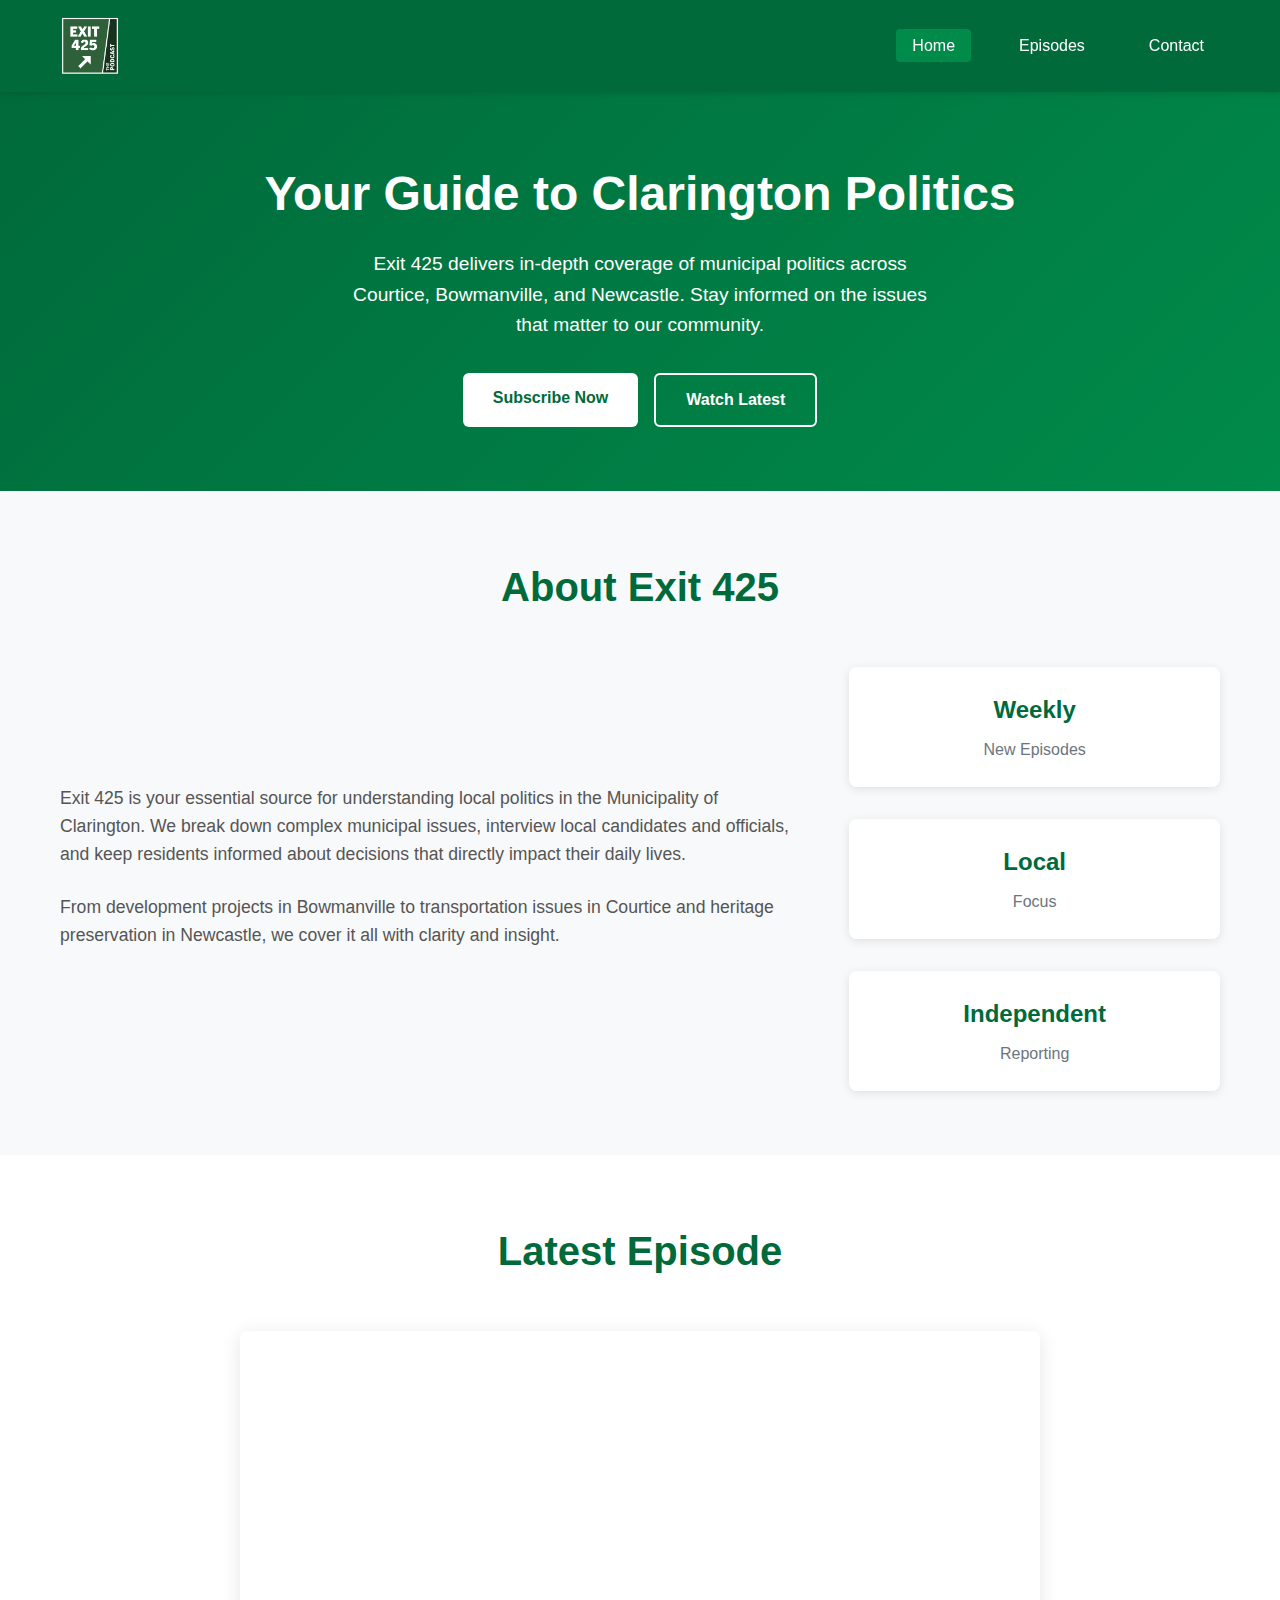
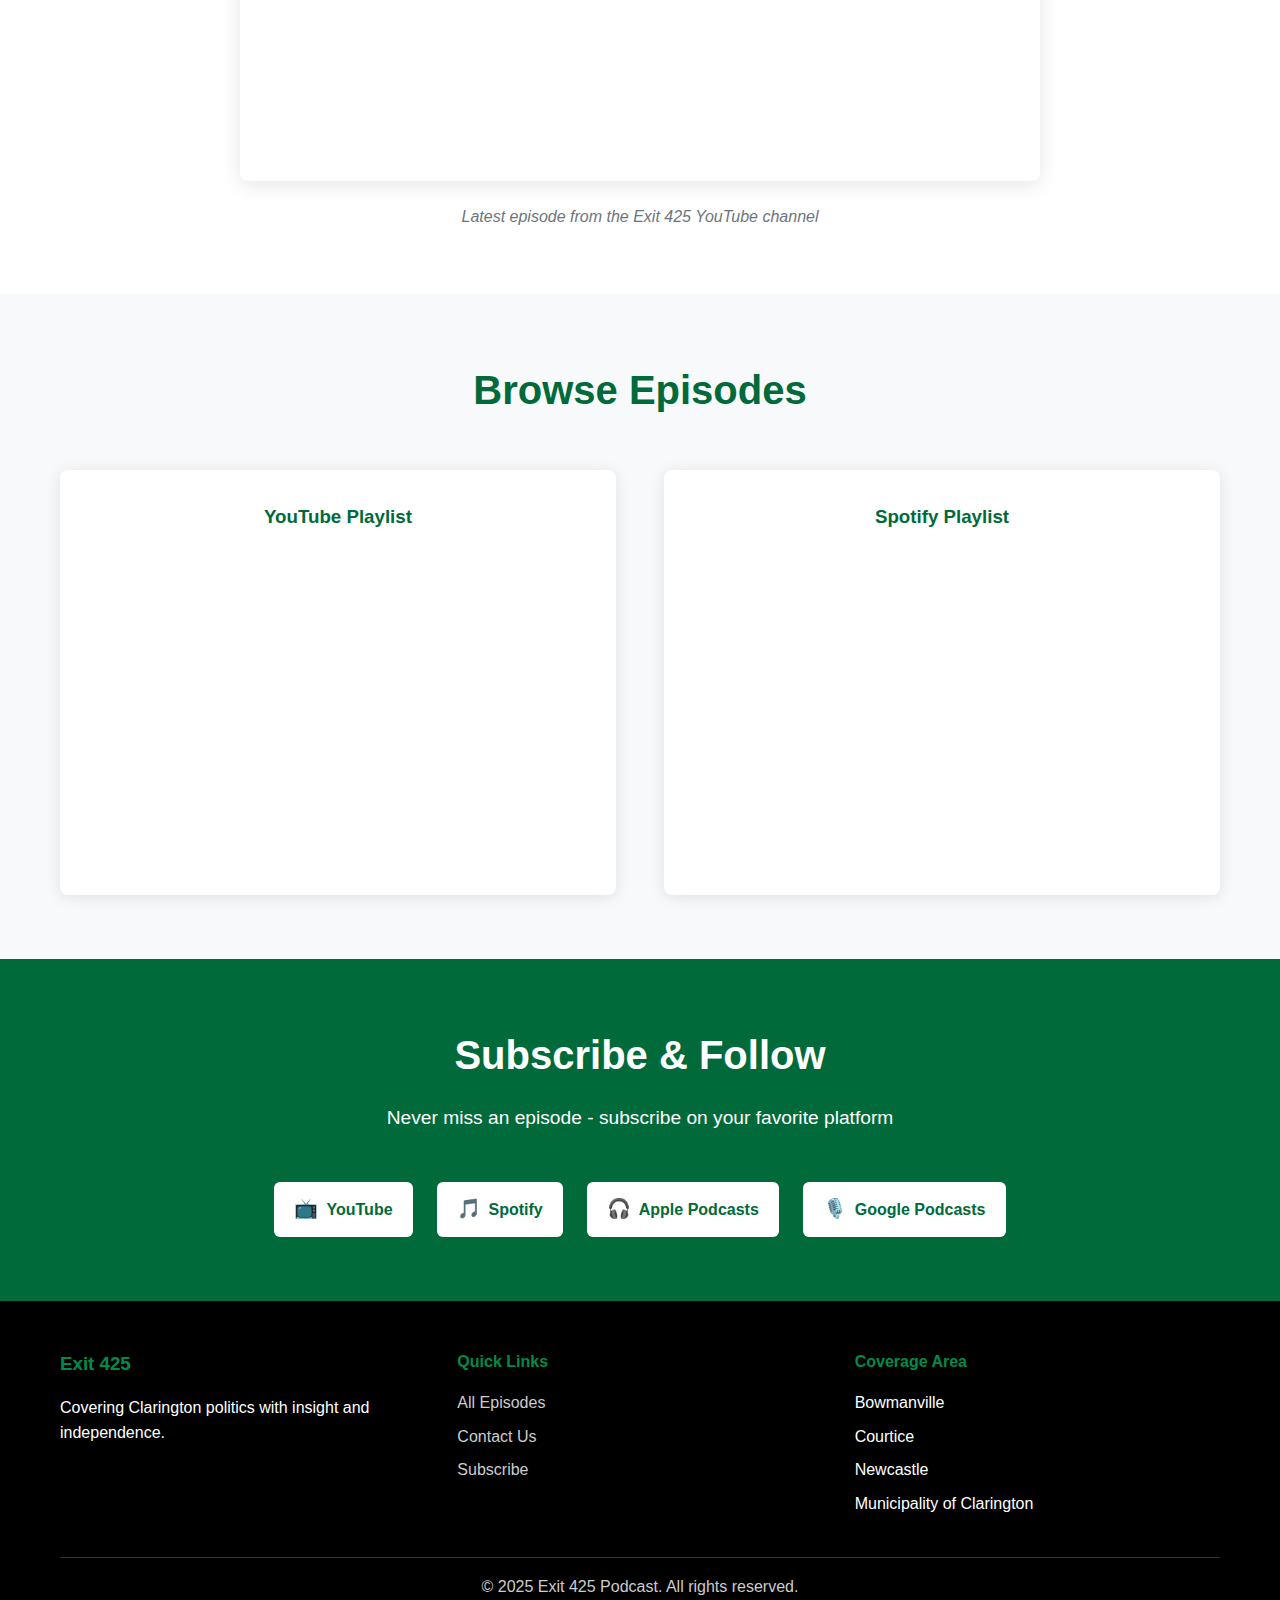
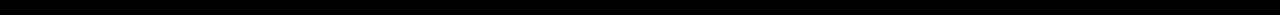
<file: index.html>
<!DOCTYPE html>
<html lang="en">
<head>
    <meta charset="UTF-8">
    <meta name="viewport" content="width=device-width, initial-scale=1.0">
    <title>Exit 425 - Clarington Politics Podcast</title>
    <meta name="description" content="Exit 425 podcast covers local politics in Clarington Ontario including Courtice, Bowmanville, and Newcastle. Stay informed on municipal issues.">
    <meta name="keywords" content="Clarington politics, Ontario municipal government, Bowmanville, Courtice, Newcastle, local news podcast">
    <link rel="stylesheet" href="styles.css">
</head>
<body>
    <!-- Navigation -->
    <nav class="navbar">
        <div class="nav-container">
            <div class="nav-logo">
                <img src="exitlogo-square.png" alt="Exit 425 Logo" class="logo-img" style="height:60px;width:auto;display:block;margin:0 auto;">
            </div>
            <ul class="nav-menu">
                <li><a href="index.html" class="active">Home</a></li>
                <li><a href="episodes.html">Episodes</a></li>
                <li><a href="contact.html">Contact</a></li>
            </ul>
        </div>
    </nav>

    <!-- Hero Section -->
    <section class="hero">
        <div class="container">
            <div class="hero-content">
                <h2>Your Guide to Clarington Politics</h2>
                <p>Exit 425 delivers in-depth coverage of municipal politics across Courtice, Bowmanville, and Newcastle. Stay informed on the issues that matter to our community.</p>
                <div class="cta-buttons">
                    <a href="#subscribe" class="btn-primary">Subscribe Now</a>
                    <a href="#latest" class="btn-secondary">Watch Latest</a>
                </div>
            </div>
        </div>
    </section>

    <!-- About Section -->
    <section class="about">
        <div class="container">
            <h2>About Exit 425</h2>
            <div class="about-grid">
                <div class="about-text">
                    <p>Exit 425 is your essential source for understanding local politics in the Municipality of Clarington. We break down complex municipal issues, interview local candidates and officials, and keep residents informed about decisions that directly impact their daily lives.</p>
                    <p>From development projects in Bowmanville to transportation issues in Courtice and heritage preservation in Newcastle, we cover it all with clarity and insight.</p>
                </div>
                <div class="about-stats">
                    <div class="stat">
                        <h3>Weekly</h3>
                        <p>New Episodes</p>
                    </div>
                    <div class="stat">
                        <h3>Local</h3>
                        <p>Focus</p>
                    </div>
                    <div class="stat">
                        <h3>Independent</h3>
                        <p>Reporting</p>
                    </div>
                </div>
            </div>
        </div>
    </section>

    <!-- Latest Episode -->
    <section id="latest" class="latest-episode">
        <div class="container">
            <h2>Latest Episode</h2>
            <div class="video-container">
                <iframe 
                    src="https://www.youtube.com/embed/LzHmPPI3DeU?si=uyR5bvyjF1ILEcCc" 
                    frameborder="0" 
                    allowfullscreen
                    title="Latest Exit 425 Episode">
                </iframe>
                <p class="video-note">Latest episode from the Exit 425 YouTube channel</p>
            </div>
        </div>
    </section>

    <!-- Playlists Section -->
    <section class="playlists">
        <div class="container">
            <h2>Browse Episodes</h2>
            <div class="playlist-grid">
                <div class="playlist-item">
                    <h3>YouTube Playlist</h3>
                    <div class="embed-container">
                        <iframe 
                            src="https://www.youtube.com/embed/videoseries?list=PLrAXtmRdnEQeiGGy-6DpNs_cFQY_zOa_l" 
                            frameborder="0" 
                            allowfullscreen
                            title="Exit 425 YouTube Playlist">
                        </iframe>
                    </div>
                </div>
                <div class="playlist-item">
                    <h3>Spotify Playlist</h3>
                    <div class="embed-container">
                        <iframe 
                            style="border-radius:12px" 
                            src="https://open.spotify.com/embed/show/5USuST6QDHFck4xaepnpUm?utm_source=generator" 
                            frameBorder="0" 
                            allowfullscreen="" 
                            allow="autoplay; clipboard-write; encrypted-media; fullscreen; picture-in-picture" 
                            loading="lazy"
                            title="Exit 425 on Spotify">
                        </iframe>
                    </div>
                </div>
            </div>
        </div>
    </section>

    <!-- Subscribe Section -->
    <section id="subscribe" class="subscribe">
        <div class="container">
            <h2>Subscribe & Follow</h2>
            <p>Never miss an episode - subscribe on your favorite platform</p>
            <div class="subscribe-buttons">
                <a href="https://youtube.com/@exit4254" class="subscribe-btn youtube" target="_blank">
                    <span class="icon">📺</span>
                    YouTube
                </a>
                <a href="#" class="subscribe-btn spotify" target="_blank">
                    <span class="icon">🎵</span>
                    Spotify
                </a>
                <a href="#" class="subscribe-btn apple" target="_blank">
                    <span class="icon">🎧</span>
                    Apple Podcasts
                </a>
                <a href="#" class="subscribe-btn google" target="_blank">
                    <span class="icon">🎙️</span>
                    Google Podcasts
                </a>
            </div>
        </div>
    </section>

    <!-- Footer -->
    <footer class="footer">
        <div class="container">
            <div class="footer-content">
                <div class="footer-section">
                    <h3>Exit 425</h3>
                    <p>Covering Clarington politics with insight and independence.</p>
                </div>
                <div class="footer-section">
                    <h4>Quick Links</h4>
                    <ul>
                        <li><a href="episodes.html">All Episodes</a></li>
                        <li><a href="contact.html">Contact Us</a></li>
                        <li><a href="#subscribe">Subscribe</a></li>
                    </ul>
                </div>
                <div class="footer-section">
                    <h4>Coverage Area</h4>
                    <ul>
                        <li>Bowmanville</li>
                        <li>Courtice</li>
                        <li>Newcastle</li>
                        <li>Municipality of Clarington</li>
                    </ul>
                </div>
            </div>
            <div class="footer-bottom">
                <p>&copy; 2025 Exit 425 Podcast. All rights reserved.</p>
            </div>
        </div>
    </footer>
</body>
</html>
</file>
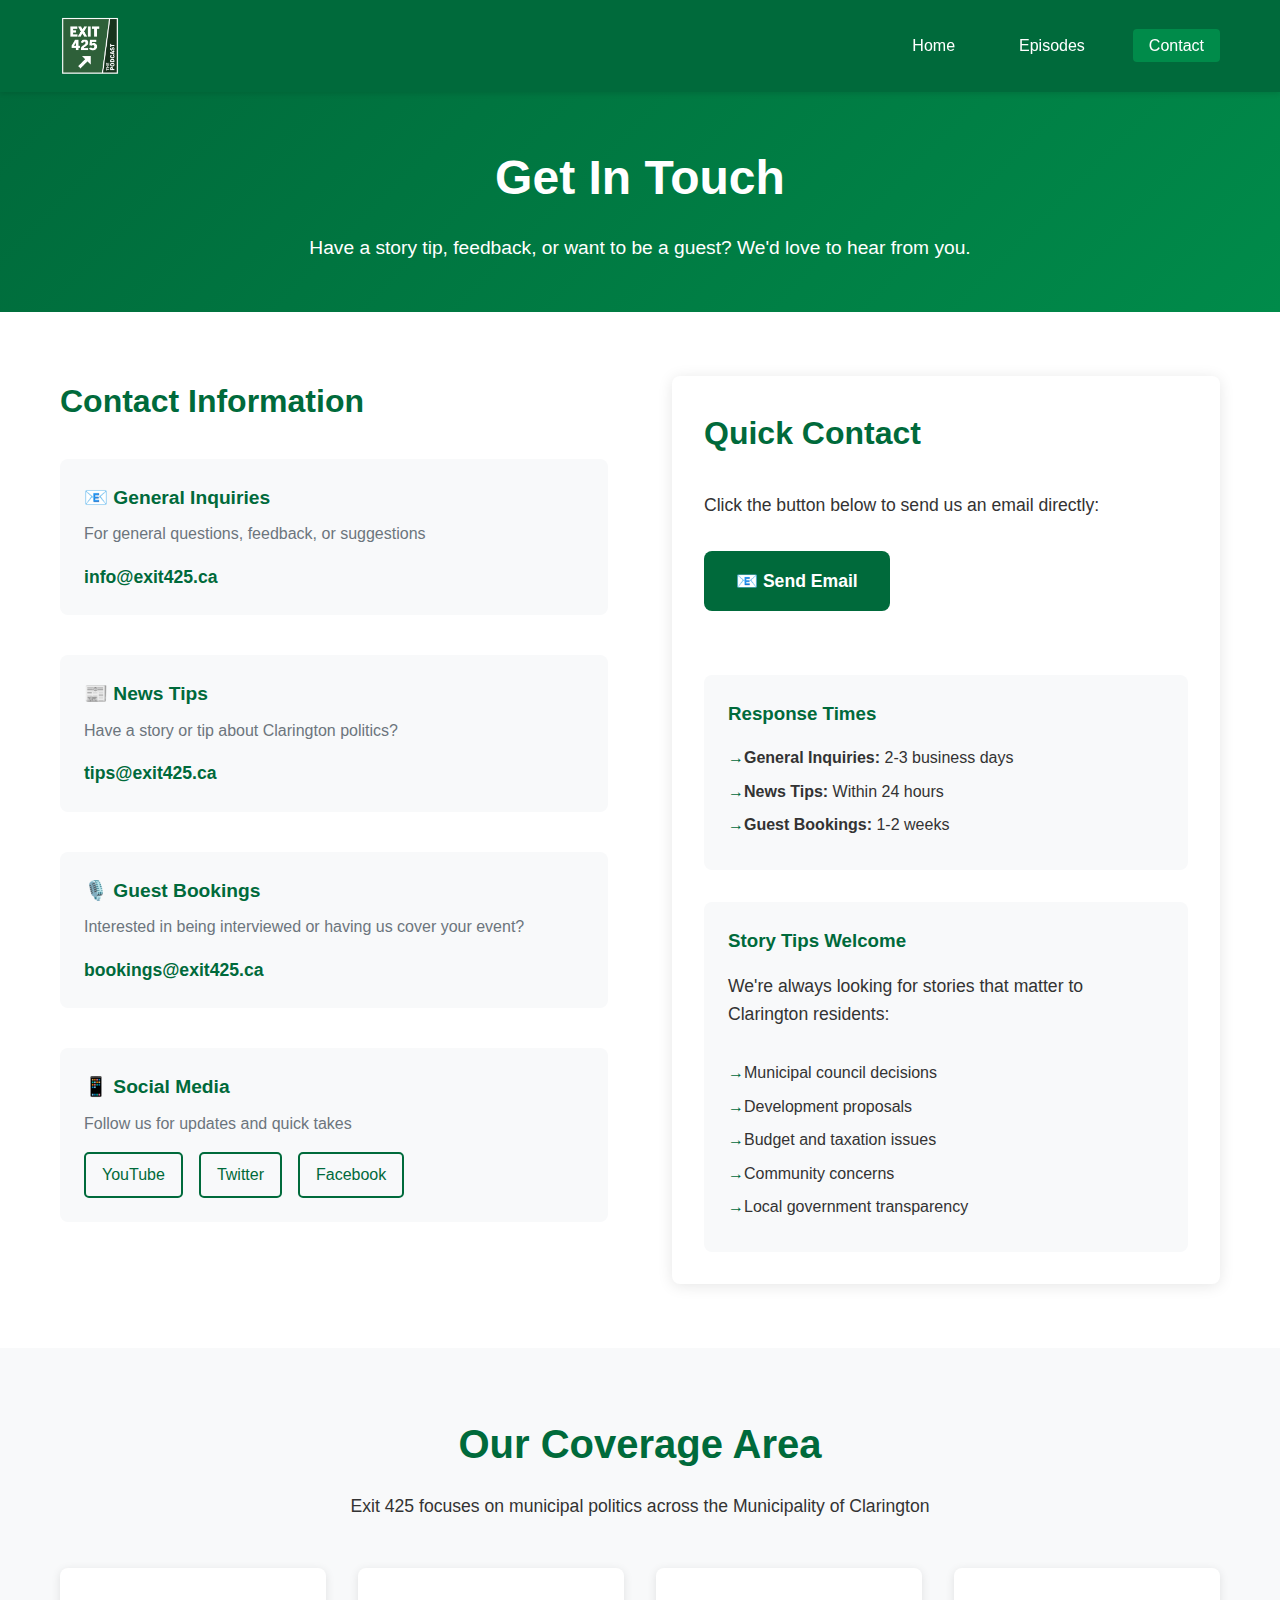
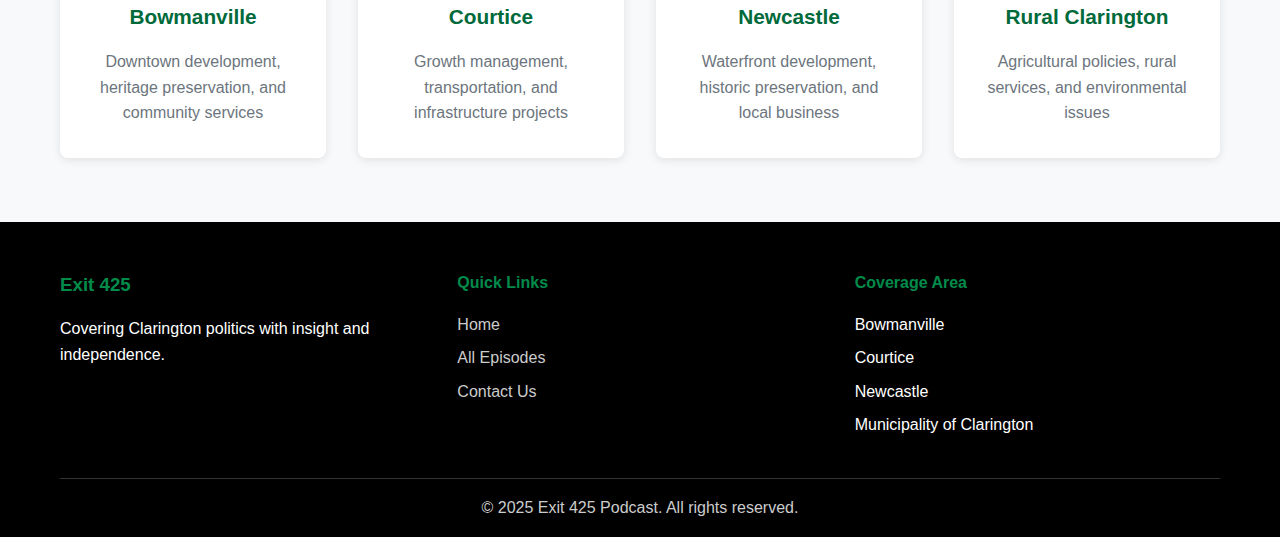
<file: contact.html>
<!DOCTYPE html>
<html lang="en">
<head>
    <meta charset="UTF-8">
    <meta name="viewport" content="width=device-width, initial-scale=1.0">
    <title>Contact - Exit 425 Clarington Politics Podcast</title>
    <meta name="description" content="Contact Exit 425 podcast for story tips, interview requests, and feedback about Clarington municipal politics coverage.">
    <meta name="keywords" content="Exit 425 contact, Clarington politics tips, podcast feedback, municipal government news">
    <link rel="stylesheet" href="styles.css">
</head>
<body>
    <!-- Navigation -->
    <nav class="navbar">
        <div class="nav-container">
            <div class="nav-logo">
                <img src="exitlogo-square.png" alt="Exit 425 Logo" class="logo-img" style="height:60px;width:auto;display:block;margin:0 auto;">
            </div>
            <ul class="nav-menu">
                <li><a href="index.html">Home</a></li>
                <li><a href="episodes.html">Episodes</a></li>
                <li><a href="contact.html" class="active">Contact</a></li>
            </ul>
        </div>
    </nav>

    <!-- Contact Header -->
    <section class="contact-header">
        <div class="container">
            <h1>Get In Touch</h1>
            <p>Have a story tip, feedback, or want to be a guest? We'd love to hear from you.</p>
        </div>
    </section>

    <!-- Contact Content -->
    <section class="contact-content">
        <div class="container">
            <div class="contact-grid">
                
                <!-- Contact Information -->
                <div class="contact-info">
                    <h2>Contact Information</h2>
                    
                    <div class="contact-item">
                        <h3>📧 General Inquiries</h3>
                        <p>For general questions, feedback, or suggestions</p>
                        <a href="mailto:info@exit425.ca" class="contact-link">info@exit425.ca</a>
                    </div>
                    
                    <div class="contact-item">
                        <h3>📰 News Tips</h3>
                        <p>Have a story or tip about Clarington politics?</p>
                        <a href="mailto:tips@exit425.ca" class="contact-link">tips@exit425.ca</a>
                    </div>
                    
                    <div class="contact-item">
                        <h3>🎙️ Guest Bookings</h3>
                        <p>Interested in being interviewed or having us cover your event?</p>
                        <a href="mailto:bookings@exit425.ca" class="contact-link">bookings@exit425.ca</a>
                    </div>
                    
                    <div class="contact-item">
                        <h3>📱 Social Media</h3>
                        <p>Follow us for updates and quick takes</p>
                        <div class="social-links">
                            <a href="https://youtube.com/@exit4254" class="social-link" target="_blank">YouTube</a>
                            <a href="#" class="social-link" target="_blank">Twitter</a>
                            <a href="#" class="social-link" target="_blank">Facebook</a>
                        </div>
                    </div>
                </div>
                
                <!-- Contact Form / CTA -->
                <div class="contact-cta">
                    <h2>Quick Contact</h2>
                    <p>Click the button below to send us an email directly:</p>
                    
                    <a href="mailto:info@exit425.ca?subject=Exit%20425%20Inquiry&body=Hello%20Exit%20425%20Team,%0A%0A[Please%20describe%20your%20inquiry%20here]%0A%0AThank%20you!" class="cta-button">
                        📧 Send Email
                    </a>
                    
                    <div class="response-info">
                        <h3>Response Times</h3>
                        <ul>
                            <li><strong>General Inquiries:</strong> 2-3 business days</li>
                            <li><strong>News Tips:</strong> Within 24 hours</li>
                            <li><strong>Guest Bookings:</strong> 1-2 weeks</li>
                        </ul>
                    </div>
                    
                    <div class="story-tips">
                        <h3>Story Tips Welcome</h3>
                        <p>We're always looking for stories that matter to Clarington residents:</p>
                        <ul>
                            <li>Municipal council decisions</li>
                            <li>Development proposals</li>
                            <li>Budget and taxation issues</li>
                            <li>Community concerns</li>
                            <li>Local government transparency</li>
                        </ul>
                    </div>
                </div>
            </div>
        </div>
    </section>

    <!-- About Our Coverage -->
    <section class="coverage-area">
        <div class="container">
            <h2>Our Coverage Area</h2>
            <p>Exit 425 focuses on municipal politics across the Municipality of Clarington</p>
            <div class="coverage-grid">
                <div class="coverage-item">
                    <h3>Bowmanville</h3>
                    <p>Downtown development, heritage preservation, and community services</p>
                </div>
                <div class="coverage-item">
                    <h3>Courtice</h3>
                    <p>Growth management, transportation, and infrastructure projects</p>
                </div>
                <div class="coverage-item">
                    <h3>Newcastle</h3>
                    <p>Waterfront development, historic preservation, and local business</p>
                </div>
                <div class="coverage-item">
                    <h3>Rural Clarington</h3>
                    <p>Agricultural policies, rural services, and environmental issues</p>
                </div>
            </div>
        </div>
    </section>

    <!-- Footer -->
    <footer class="footer">
        <div class="container">
            <div class="footer-content">
                <div class="footer-section">
                    <h3>Exit 425</h3>
                    <p>Covering Clarington politics with insight and independence.</p>
                </div>
                <div class="footer-section">
                    <h4>Quick Links</h4>
                    <ul>
                        <li><a href="index.html">Home</a></li>
                        <li><a href="episodes.html">All Episodes</a></li>
                        <li><a href="contact.html">Contact Us</a></li>
                    </ul>
                </div>
                <div class="footer-section">
                    <h4>Coverage Area</h4>
                    <ul>
                        <li>Bowmanville</li>
                        <li>Courtice</li>
                        <li>Newcastle</li>
                        <li>Municipality of Clarington</li>
                    </ul>
                </div>
            </div>
            <div class="footer-bottom">
                <p>&copy; 2025 Exit 425 Podcast. All rights reserved.</p>
            </div>
        </div>
    </footer>

    <style>
        /* Contact-specific styles */
        .contact-header {
            background: linear-gradient(135deg, var(--highway-green) 0%, var(--light-green) 100%);
            color: var(--white);
            padding: 3rem 0;
            text-align: center;
        }

        .contact-header h1 {
            font-size: 3rem;
            margin-bottom: 1rem;
        }

        .contact-header p {
            font-size: 1.2rem;
        }

        .contact-content {
            padding: 4rem 0;
        }

        .contact-grid {
            display: grid;
            grid-template-columns: 1fr 1fr;
            gap: 4rem;
        }

        .contact-info h2,
        .contact-cta h2 {
            color: var(--highway-green);
            margin-bottom: 2rem;
            font-size: 2rem;
        }

        .contact-item {
            margin-bottom: 2.5rem;
            padding: 1.5rem;
            background-color: var(--light-gray);
            border-radius: 8px;
        }

        .contact-item h3 {
            color: var(--highway-green);
            margin-bottom: 0.5rem;
            font-size: 1.2rem;
        }

        .contact-item p {
            margin-bottom: 1rem;
            color: var(--medium-gray);
        }

        .contact-link {
            color: var(--highway-green);
            text-decoration: none;
            font-weight: bold;
            font-size: 1.1rem;
        }

        .contact-link:hover {
            color: var(--light-green);
        }

        .social-links {
            display: flex;
            gap: 1rem;
        }

        .social-link {
            color: var(--highway-green);
            text-decoration: none;
            font-weight: 500;
            padding: 0.5rem 1rem;
            border: 2px solid var(--highway-green);
            border-radius: 5px;
            transition: all 0.3s ease;
        }

        .social-link:hover {
            background-color: var(--highway-green);
            color: var(--white);
        }

        .contact-cta {
            background-color: var(--white);
            padding: 2rem;
            border-radius: 8px;
            box-shadow: 0 2px 15px rgba(0,0,0,0.1);
            height: fit-content;
        }

        .contact-cta p {
            margin-bottom: 2rem;
            font-size: 1.1rem;
        }

        .cta-button {
            display: inline-block;
            background-color: var(--highway-green);
            color: var(--white);
            padding: 1rem 2rem;
            text-decoration: none;
            border-radius: 8px;
            font-weight: bold;
            font-size: 1.1rem;
            margin-bottom: 2rem;
            transition: all 0.3s ease;
        }

        .cta-button:hover {
            background-color: var(--light-green);
            transform: translateY(-2px);
        }

        .response-info,
        .story-tips {
            margin-top: 2rem;
            padding: 1.5rem;
            background-color: var(--light-gray);
            border-radius: 8px;
        }

        .response-info h3,
        .story-tips h3 {
            color: var(--highway-green);
            margin-bottom: 1rem;
        }

        .response-info ul,
        .story-tips ul {
            list-style: none;
        }

        .response-info li,
        .story-tips li {
            margin-bottom: 0.5rem;
            padding-left: 1rem;
            position: relative;
        }

        .response-info li:before,
        .story-tips li:before {
            content: "→";
            position: absolute;
            left: 0;
            color: var(--highway-green);
            font-weight: bold;
        }

        .coverage-area {
            padding: 4rem 0;
            background-color: var(--light-gray);
        }

        .coverage-area h2 {
            text-align: center;
            color: var(--highway-green);
            margin-bottom: 1rem;
            font-size: 2.5rem;
        }

        .coverage-area > .container > p {
            text-align: center;
            margin-bottom: 3rem;
            font-size: 1.1rem;
        }

        .coverage-grid {
            display: grid;
            grid-template-columns: repeat(auto-fit, minmax(250px, 1fr));
            gap: 2rem;
        }

        .coverage-item {
            background-color: var(--white);
            padding: 2rem;
            border-radius: 8px;
            box-shadow: 0 2px 10px rgba(0,0,0,0.1);
            text-align: center;
        }

        .coverage-item h3 {
            color: var(--highway-green);
            margin-bottom: 1rem;
            font-size: 1.3rem;
        }

        .coverage-item p {
            color: var(--medium-gray);
            line-height: 1.6;
        }

        @media (max-width: 768px) {
            .contact-grid {
                grid-template-columns: 1fr;
                gap: 2rem;
            }
            
            .contact-header h1 {
                font-size: 2rem;
            }
            
            .social-links {
                flex-direction: column;
            }
        }
    </style>
</body>
</html>
</file>
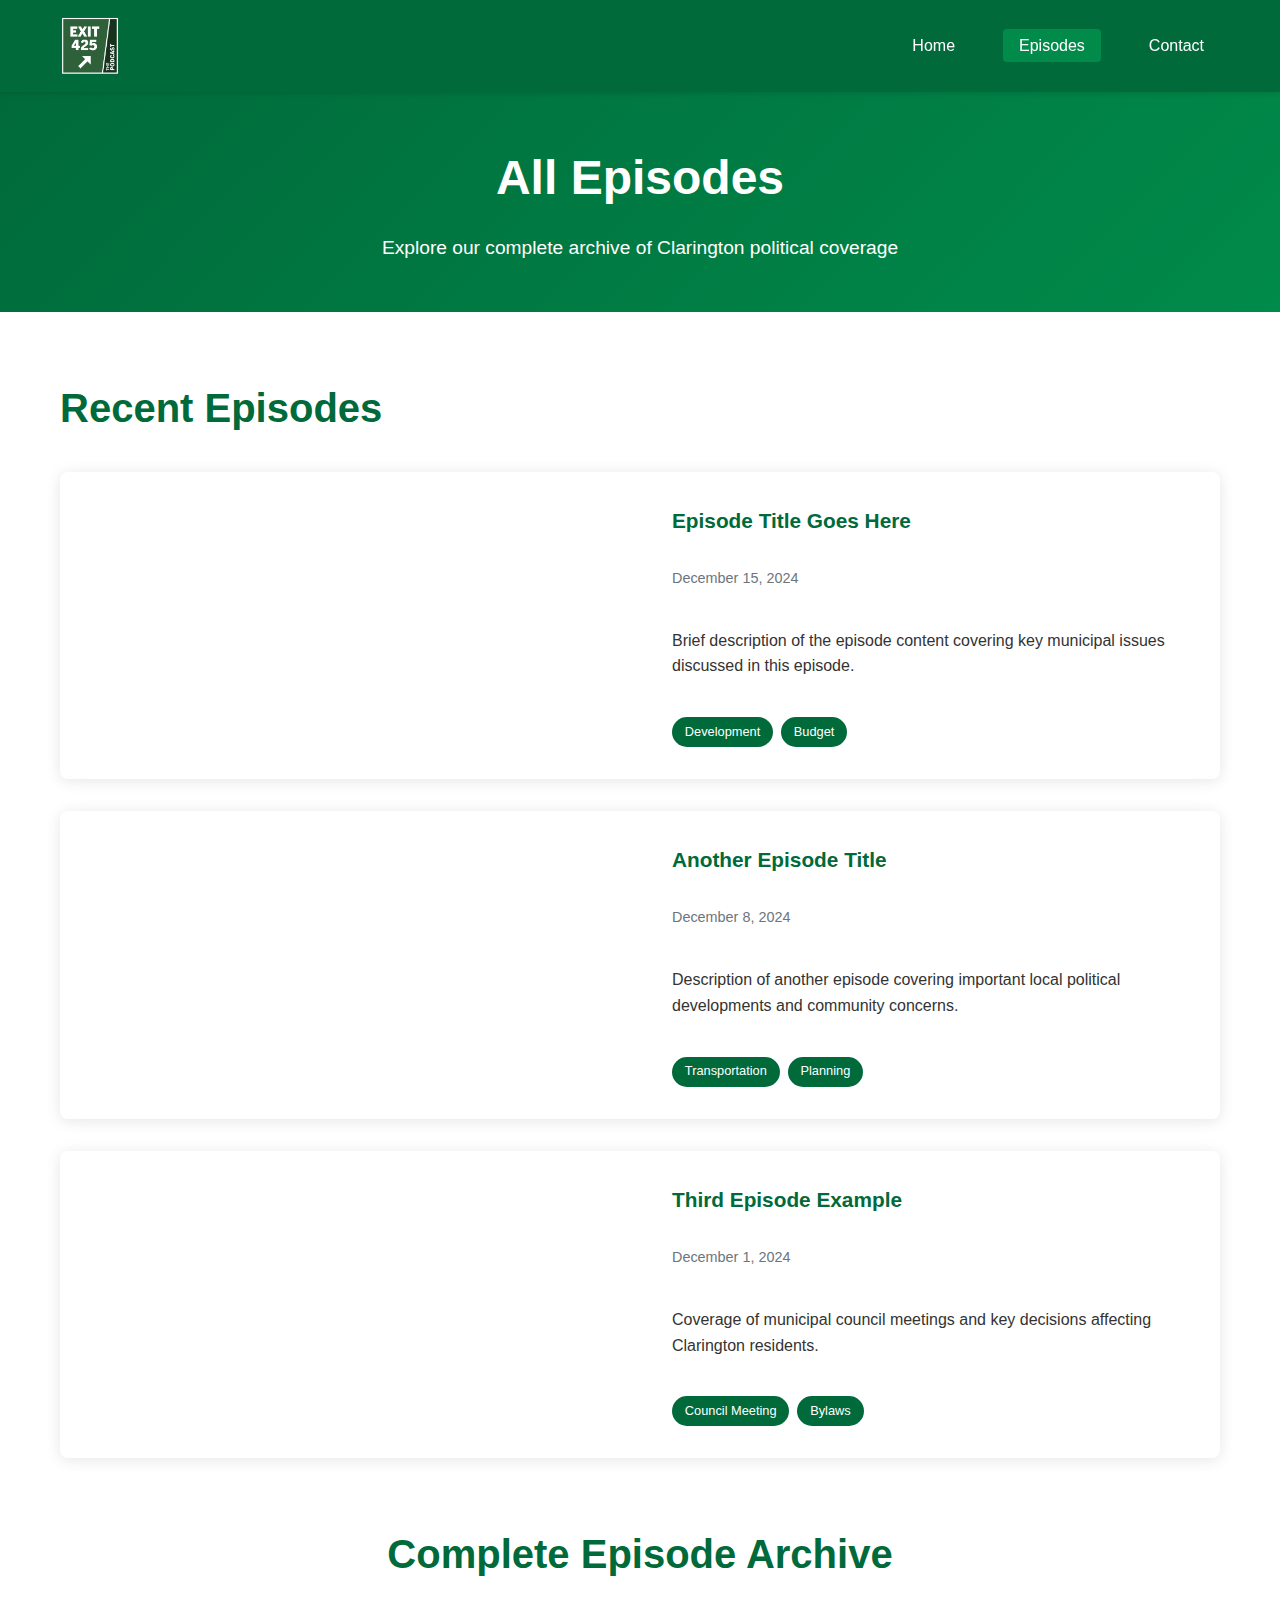
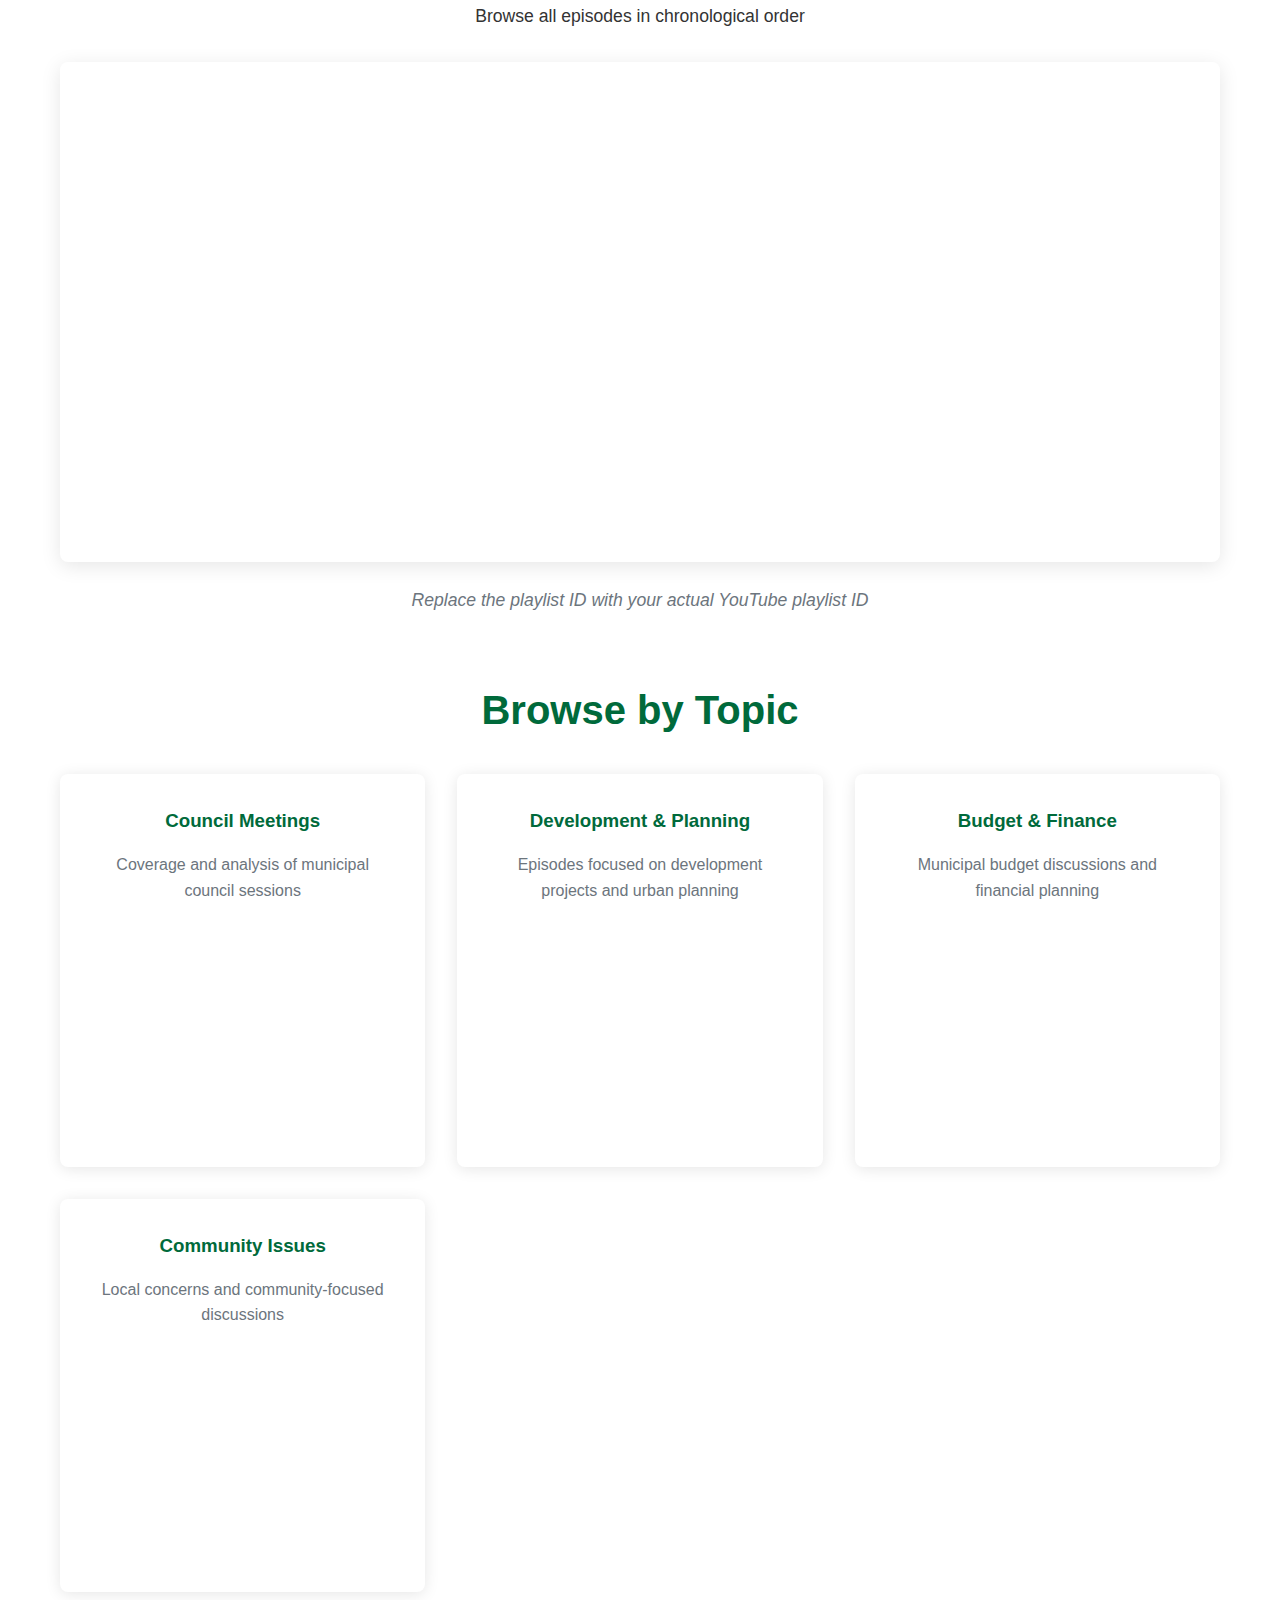
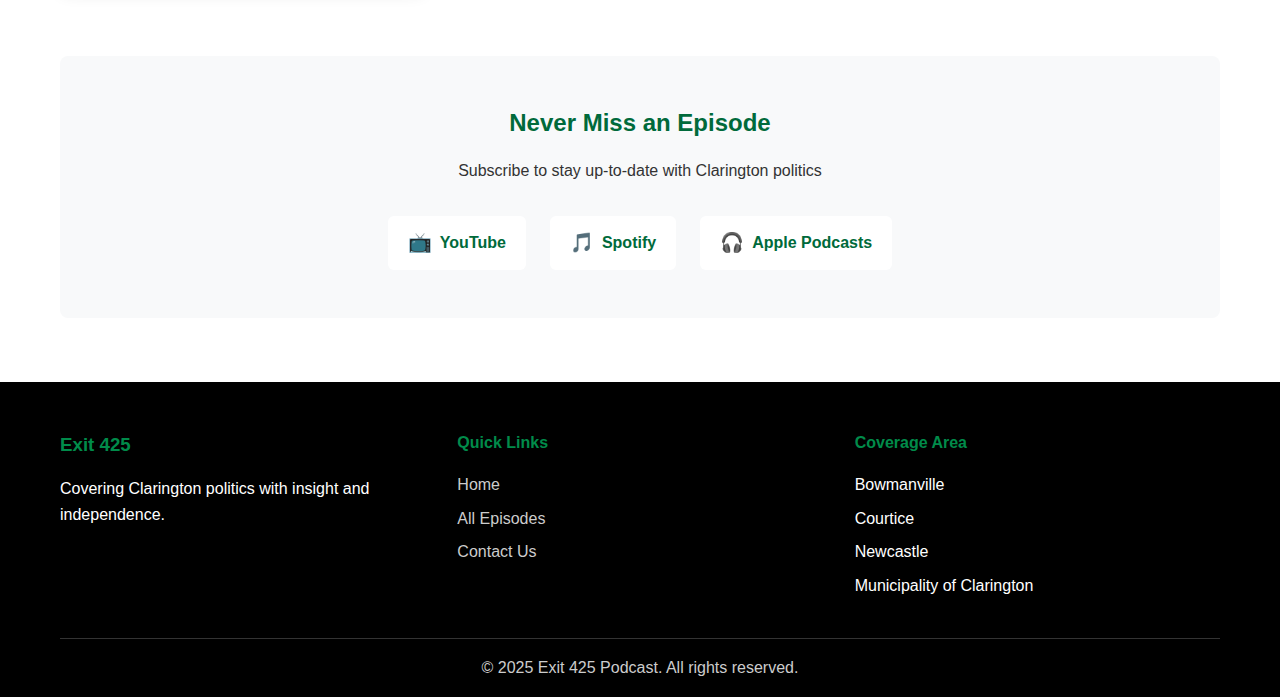
<file: episodes.html>
<!DOCTYPE html>
<html lang="en">
<head>
    <meta charset="UTF-8">
    <meta name="viewport" content="width=device-width, initial-scale=1.0">
    <title>All Episodes - Exit 425 Clarington Politics Podcast</title>
    <meta name="description" content="Browse all episodes of Exit 425 podcast covering Clarington municipal politics, local government decisions, and community issues in Bowmanville, Courtice, and Newcastle.">
    <meta name="keywords" content="Exit 425 episodes, Clarington politics episodes, municipal government podcast, Ontario local politics">
    <link rel="stylesheet" href="styles.css">
</head>
<body>
    <!-- Navigation -->
    <nav class="navbar">
        <div class="nav-container">
            <div class="nav-logo">
                <img src="exitlogo-square.png" alt="Exit 425 Logo" class="logo-img" style="height:60px;width:auto;display:block;margin:0 auto;">
            </div>
            <ul class="nav-menu">
                <li><a href="index.html">Home</a></li>
                <li><a href="episodes.html" class="active">Episodes</a></li>
                <li><a href="contact.html">Contact</a></li>
            </ul>
        </div>
    </nav>

    <!-- Episodes Header -->
    <section class="episodes-header">
        <div class="container">
            <h1>All Episodes</h1>
            <p>Explore our complete archive of Clarington political coverage</p>
        </div>
    </section>

    <!-- Episodes Content -->
    <section class="episodes-content">
        <div class="container">
            
            <!-- Featured Recent Episodes -->
            <div class="featured-episodes">
                <h2>Recent Episodes</h2>
                <div class="episodes-grid">
                    
                    <!-- Episode Card Template -->
                    <div class="episode-card">
                        <div class="episode-video">
                            <iframe 
                                src="https://www.youtube.com/embed/VIDEO_ID_1" 
                                frameborder="0" 
                                allowfullscreen
                                title="Episode Title">
                            </iframe>
                        </div>
                        <div class="episode-info">
                            <h3>Episode Title Goes Here</h3>
                            <p class="episode-date">December 15, 2024</p>
                            <p class="episode-description">Brief description of the episode content covering key municipal issues discussed in this episode.</p>
                            <div class="episode-topics">
                                <span class="topic-tag">Development</span>
                                <span class="topic-tag">Budget</span>
                            </div>
                        </div>
                    </div>

                    <div class="episode-card">
                        <div class="episode-video">
                            <iframe 
                                src="https://www.youtube.com/embed/VIDEO_ID_2" 
                                frameborder="0" 
                                allowfullscreen
                                title="Episode Title">
                            </iframe>
                        </div>
                        <div class="episode-info">
                            <h3>Another Episode Title</h3>
                            <p class="episode-date">December 8, 2024</p>
                            <p class="episode-description">Description of another episode covering important local political developments and community concerns.</p>
                            <div class="episode-topics">
                                <span class="topic-tag">Transportation</span>
                                <span class="topic-tag">Planning</span>
                            </div>
                        </div>
                    </div>

                    <div class="episode-card">
                        <div class="episode-video">
                            <iframe 
                                src="https://www.youtube.com/embed/VIDEO_ID_3" 
                                frameborder="0" 
                                allowfullscreen
                                title="Episode Title">
                            </iframe>
                        </div>
                        <div class="episode-info">
                            <h3>Third Episode Example</h3>
                            <p class="episode-date">December 1, 2024</p>
                            <p class="episode-description">Coverage of municipal council meetings and key decisions affecting Clarington residents.</p>
                            <div class="episode-topics">
                                <span class="topic-tag">Council Meeting</span>
                                <span class="topic-tag">Bylaws</span>
                            </div>
                        </div>
                    </div>

                </div>
            </div>

            <!-- Complete YouTube Playlist Embed -->
            <div class="full-playlist">
                <h2>Complete Episode Archive</h2>
                <p>Browse all episodes in chronological order</p>
                <div class="playlist-embed">
                    <iframe 
                        src="https://www.youtube.com/embed/videoseries?list=PLrAXtmRdnEQeiGGy-6DpNs_cFQY_zOa_l" 
                        frameborder="0" 
                        allowfullscreen
                        title="Exit 425 Complete Episode Playlist">
                    </iframe>
                </div>
                <p class="playlist-note">Replace the playlist ID with your actual YouTube playlist ID</p>
            </div>

            <!-- Episode Categories -->
            <div class="episode-categories">
                <h2>Browse by Topic</h2>
                <div class="categories-grid">
                    <div class="category-card">
                        <h3>Council Meetings</h3>
                        <p>Coverage and analysis of municipal council sessions</p>
                        <div class="category-embed">
                            <iframe 
                                src="https://www.youtube.com/embed/videoseries?list=COUNCIL_PLAYLIST_ID" 
                                frameborder="0" 
                                allowfullscreen
                                title="Council Meeting Episodes">
                            </iframe>
                        </div>
                    </div>
                    
                    <div class="category-card">
                        <h3>Development & Planning</h3>
                        <p>Episodes focused on development projects and urban planning</p>
                        <div class="category-embed">
                            <iframe 
                                src="https://www.youtube.com/embed/videoseries?list=DEVELOPMENT_PLAYLIST_ID" 
                                frameborder="0" 
                                allowfullscreen
                                title="Development Planning Episodes">
                            </iframe>
                        </div>
                    </div>
                    
                    <div class="category-card">
                        <h3>Budget & Finance</h3>
                        <p>Municipal budget discussions and financial planning</p>
                        <div class="category-embed">
                            <iframe 
                                src="https://www.youtube.com/embed/videoseries?list=BUDGET_PLAYLIST_ID" 
                                frameborder="0" 
                                allowfullscreen
                                title="Budget Finance Episodes">
                            </iframe>
                        </div>
                    </div>
                    
                    <div class="category-card">
                        <h3>Community Issues</h3>
                        <p>Local concerns and community-focused discussions</p>
                        <div class="category-embed">
                            <iframe 
                                src="https://www.youtube.com/embed/videoseries?list=COMMUNITY_PLAYLIST_ID" 
                                frameborder="0" 
                                allowfullscreen
                                title="Community Issues Episodes">
                            </iframe>
                        </div>
                    </div>
                </div>
            </div>

            <!-- Subscribe CTA -->
            <div class="episodes-subscribe">
                <h2>Never Miss an Episode</h2>
                <p>Subscribe to stay up-to-date with Clarington politics</p>
                <div class="subscribe-buttons">
                    <a href="https://youtube.com/@exit4254" class="subscribe-btn youtube" target="_blank">
                        <span class="icon">📺</span>
                        YouTube
                    </a>
                    <a href="#" class="subscribe-btn spotify" target="_blank">
                        <span class="icon">🎵</span>
                        Spotify
                    </a>
                    <a href="#" class="subscribe-btn apple" target="_blank">
                        <span class="icon">🎧</span>
                        Apple Podcasts
                    </a>
                </div>
            </div>

        </div>
    </section>

    <!-- Footer -->
    <footer class="footer">
        <div class="container">
            <div class="footer-content">
                <div class="footer-section">
                    <h3>Exit 425</h3>
                    <p>Covering Clarington politics with insight and independence.</p>
                </div>
                <div class="footer-section">
                    <h4>Quick Links</h4>
                    <ul>
                        <li><a href="index.html">Home</a></li>
                        <li><a href="episodes.html">All Episodes</a></li>
                        <li><a href="contact.html">Contact Us</a></li>
                    </ul>
                </div>
                <div class="footer-section">
                    <h4>Coverage Area</h4>
                    <ul>
                        <li>Bowmanville</li>
                        <li>Courtice</li>
                        <li>Newcastle</li>
                        <li>Municipality of Clarington</li>
                    </ul>
                </div>
            </div>
            <div class="footer-bottom">
                <p>&copy; 2025 Exit 425 Podcast. All rights reserved.</p>
            </div>
        </div>
    </footer>

    <style>
        /* Episodes-specific styles */
        .episodes-header {
            background: linear-gradient(135deg, var(--highway-green) 0%, var(--light-green) 100%);
            color: var(--white);
            padding: 3rem 0;
            text-align: center;
        }

        .episodes-header h1 {
            font-size: 3rem;
            margin-bottom: 1rem;
        }

        .episodes-header p {
            font-size: 1.2rem;
        }

        .episodes-content {
            padding: 4rem 0;
        }

        .featured-episodes {
            margin-bottom: 4rem;
        }

        .featured-episodes h2 {
            color: var(--highway-green);
            margin-bottom: 2rem;
            font-size: 2.5rem;
        }

        .episodes-grid {
            display: grid;
            gap: 2rem;
            margin-bottom: 3rem;
        }

        .episode-card {
            background: var(--white);
            border-radius: 8px;
            box-shadow: 0 2px 15px rgba(0,0,0,0.1);
            overflow: hidden;
            display: grid;
            grid-template-columns: 1fr 1fr;
            gap: 0;
            min-height: 300px;
        }

        .episode-video iframe {
            width: 100%;
            height: 100%;
            min-height: 300px;
        }

        .episode-info {
            padding: 2rem;
            display: flex;
            flex-direction: column;
            justify-content: space-between;
        }

        .episode-info h3 {
            color: var(--highway-green);
            margin-bottom: 0.5rem;
            font-size: 1.3rem;
        }

        .episode-date {
            color: var(--medium-gray);
            font-size: 0.9rem;
            margin-bottom: 1rem;
        }

        .episode-description {
            margin-bottom: 1rem;
            line-height: 1.6;
        }

        .episode-topics {
            display: flex;
            gap: 0.5rem;
            flex-wrap: wrap;
        }

        .topic-tag {
            background-color: var(--highway-green);
            color: var(--white);
            padding: 0.3rem 0.8rem;
            border-radius: 20px;
            font-size: 0.8rem;
            font-weight: 500;
        }

        .full-playlist {
            margin-bottom: 4rem;
            text-align: center;
        }

        .full-playlist h2 {
            color: var(--highway-green);
            margin-bottom: 1rem;
            font-size: 2.5rem;
        }

        .full-playlist p {
            margin-bottom: 2rem;
            font-size: 1.1rem;
        }

        .playlist-embed iframe {
            width: 100%;
            height: 500px;
            border-radius: 8px;
            box-shadow: 0 4px 20px rgba(0,0,0,0.1);
        }

        .playlist-note {
            margin-top: 1rem;
            color: var(--medium-gray);
            font-style: italic;
        }

        .episode-categories {
            margin-bottom: 4rem;
        }

        .episode-categories h2 {
            color: var(--highway-green);
            margin-bottom: 2rem;
            font-size: 2.5rem;
            text-align: center;
        }

        .categories-grid {
            display: grid;
            grid-template-columns: repeat(auto-fit, minmax(300px, 1fr));
            gap: 2rem;
        }

        .category-card {
            background: var(--white);
            padding: 2rem;
            border-radius: 8px;
            box-shadow: 0 2px 15px rgba(0,0,0,0.1);
            text-align: center;
        }

        .category-card h3 {
            color: var(--highway-green);
            margin-bottom: 1rem;
        }

        .category-card p {
            margin-bottom: 1.5rem;
            color: var(--medium-gray);
        }

        .category-embed iframe {
            width: 100%;
            height: 200px;
            border-radius: 8px;
        }

        .episodes-subscribe {
            background-color: var(--light-gray);
            padding: 3rem;
            border-radius: 8px;
            text-align: center;
        }

        .episodes-subscribe h2 {
            color: var(--highway-green);
            margin-bottom: 1rem;
        }

        .episodes-subscribe p {
            margin-bottom: 2rem;
        }

        @media (max-width: 768px) {
            .episode-card {
                grid-template-columns: 1fr;
            }
            
            .episode-video iframe {
                min-height: 250px;
            }
            
            .episodes-header h1 {
                font-size: 2rem;
            }
            
            .playlist-embed iframe {
                height: 300px;
            }
        }
    </style>
</file>
<file: styles.css>
/* Reset and Base Styles */
* {
    margin: 0;
    padding: 0;
    box-sizing: border-box;
}

body {
    font-family: 'Arial', sans-serif;
    line-height: 1.6;
    color: #333;
    background-color: #ffffff;
}

.container {
    max-width: 1200px;
    margin: 0 auto;
    padding: 0 20px;
}

/* Colors - Ontario Highway Sign Green */
:root {
    --highway-green: #006A3B;
    --light-green: #008B4A;
    --dark-green: #004D2A;
    --white: #ffffff;
    --black: #000000;
    --light-gray: #f8f9fa;
    --medium-gray: #6c757d;
}

/* Navigation */
.navbar {
    background-color: var(--highway-green);
    color: var(--white);
    padding: 1rem 0;
    box-shadow: 0 2px 5px rgba(0,0,0,0.1);
    position: sticky;
    top: 0;
    z-index: 1000;
}

.nav-container {
    max-width: 1200px;
    margin: 0 auto;
    padding: 0 20px;
    display: flex;
    justify-content: space-between;
    align-items: center;
}

.nav-logo h1 {
    font-size: 2rem;
    font-weight: bold;
    letter-spacing: 2px;
    margin-bottom: -5px;
}

.nav-logo .tagline {
    font-size: 0.9rem;
    color: #cccccc;
    display: block;
}

.nav-menu {
    display: flex;
    list-style: none;
    gap: 2rem;
}

.nav-menu a {
    color: var(--white);
    text-decoration: none;
    font-weight: 500;
    transition: color 0.3s ease;
    padding: 0.5rem 1rem;
    border-radius: 4px;
}

.nav-menu a:hover,
.nav-menu a.active {
    background-color: var(--light-green);
}

/* Hero Section */
.hero {
    background: linear-gradient(135deg, var(--highway-green) 0%, var(--light-green) 100%);
    color: var(--white);
    padding: 4rem 0;
    text-align: center;
}

.hero-content h2 {
    font-size: 3rem;
    margin-bottom: 1rem;
    font-weight: bold;
}

.hero-content p {
    font-size: 1.2rem;
    margin-bottom: 2rem;
    max-width: 600px;
    margin-left: auto;
    margin-right: auto;
    line-height: 1.6;
}

.cta-buttons {
    display: flex;
    gap: 1rem;
    justify-content: center;
    flex-wrap: wrap;
}

.btn-primary, .btn-secondary {
    padding: 12px 30px;
    text-decoration: none;
    border-radius: 6px;
    font-weight: bold;
    transition: all 0.3s ease;
    display: inline-block;
}

.btn-primary {
    background-color: var(--white);
    color: var(--highway-green);
}

.btn-primary:hover {
    background-color: var(--light-gray);
    transform: translateY(-2px);
}

.btn-secondary {
    background-color: transparent;
    color: var(--white);
    border: 2px solid var(--white);
}

.btn-secondary:hover {
    background-color: var(--white);
    color: var(--highway-green);
}

/* About Section */
.about {
    padding: 4rem 0;
    background-color: var(--light-gray);
}

.about h2 {
    text-align: center;
    margin-bottom: 3rem;
    color: var(--highway-green);
    font-size: 2.5rem;
}

.about-grid {
    display: grid;
    grid-template-columns: 2fr 1fr;
    gap: 3rem;
    align-items: center;
}

.about-text p {
    font-size: 1.1rem;
    margin-bottom: 1.5rem;
    color: #555;
}

.about-stats {
    display: flex;
    flex-direction: column;
    gap: 2rem;
}

.stat {
    text-align: center;
    padding: 1.5rem;
    background-color: var(--white);
    border-radius: 8px;
    box-shadow: 0 2px 10px rgba(0,0,0,0.1);
}

.stat h3 {
    font-size: 1.5rem;
    color: var(--highway-green);
    margin-bottom: 0.5rem;
}

.stat p {
    color: var(--medium-gray);
    font-weight: 500;
}

/* Latest Episode */
.latest-episode {
    padding: 4rem 0;
}

.latest-episode h2 {
    text-align: center;
    margin-bottom: 3rem;
    color: var(--highway-green);
    font-size: 2.5rem;
}

.video-container {
    text-align: center;
}

.video-container iframe {
    width: 100%;
    max-width: 800px;
    height: 450px;
    border-radius: 8px;
    box-shadow: 0 4px 20px rgba(0,0,0,0.1);
}

.video-note {
    margin-top: 1rem;
    color: var(--medium-gray);
    font-style: italic;
}

/* Playlists Section */
.playlists {
    padding: 4rem 0;
    background-color: var(--light-gray);
}

.playlists h2 {
    text-align: center;
    margin-bottom: 3rem;
    color: var(--highway-green);
    font-size: 2.5rem;
}

.playlist-grid {
    display: grid;
    grid-template-columns: 1fr 1fr;
    gap: 3rem;
}

.playlist-item {
    background-color: var(--white);
    padding: 2rem;
    border-radius: 8px;
    box-shadow: 0 2px 15px rgba(0,0,0,0.1);
}

.playlist-item h3 {
    color: var(--highway-green);
    margin-bottom: 1.5rem;
    text-align: center;
}

.embed-container iframe {
    width: 100%;
    height: 300px;
    border-radius: 8px;
}

.embed-note {
    margin-top: 1rem;
    color: var(--medium-gray);
    font-size: 0.9rem;
    text-align: center;
    font-style: italic;
}

/* Subscribe Section */
.subscribe {
    padding: 4rem 0;
    background-color: var(--highway-green);
    color: var(--white);
    text-align: center;
}

.subscribe h2 {
    font-size: 2.5rem;
    margin-bottom: 1rem;
}

.subscribe p {
    font-size: 1.2rem;
    margin-bottom: 3rem;
}

.subscribe-buttons {
    display: flex;
    justify-content: center;
    flex-wrap: wrap;
    gap: 1.5rem;
}

.subscribe-btn {
    display: flex;
    align-items: center;
    gap: 0.5rem;
    padding: 12px 20px;
    background-color: var(--white);
    color: var(--highway-green);
    text-decoration: none;
    border-radius: 6px;
    font-weight: bold;
    transition: all 0.3s ease;
}

.subscribe-btn:hover {
    transform: translateY(-2px);
    box-shadow: 0 4px 15px rgba(0,0,0,0.2);
}

.subscribe-btn.youtube:hover { background-color: #ff0000; color: white; }
.subscribe-btn.spotify:hover { background-color: #1db954; color: white; }
.subscribe-btn.apple:hover { background-color: #000000; color: white; }
.subscribe-btn.google:hover { background-color: #4285f4; color: white; }

.subscribe-btn .icon {
    font-size: 1.2rem;
}

/* Footer */
.footer {
    background-color: var(--black);
    color: var(--white);
    padding: 3rem 0 1rem;
}

.footer-content {
    display: grid;
    grid-template-columns: 1fr 1fr 1fr;
    gap: 2rem;
    margin-bottom: 2rem;
}

.footer-section h3,
.footer-section h4 {
    margin-bottom: 1rem;
    color: var(--light-green);
}

.footer-section ul {
    list-style: none;
}

.footer-section ul li {
    margin-bottom: 0.5rem;
}

.footer-section a {
    color: #ccc;
    text-decoration: none;
    transition: color 0.3s ease;
}

.footer-section a:hover {
    color: var(--light-green);
}

.footer-bottom {
    border-top: 1px solid #333;
    padding-top: 1rem;
    text-align: center;
    color: #ccc;
}

/* Responsive Design */
@media (max-width: 768px) {
    .nav-container {
        flex-direction: column;
        gap: 1rem;
    }
    
    .nav-menu {
        gap: 1rem;
    }
    
    .hero-content h2 {
        font-size: 2rem;
    }
    
    .hero-content p {
        font-size: 1rem;
    }
    
    .cta-buttons {
        flex-direction: column;
        align-items: center;
    }
    
    .about-grid {
        grid-template-columns: 1fr;
        gap: 2rem;
    }
    
    .about-stats {
        flex-direction: row;
        justify-content: space-around;
    }
    
    .playlist-grid {
        grid-template-columns: 1fr;
        gap: 2rem;
    }
    
    .subscribe-buttons {
        flex-direction: column;
        align-items: center;
    }
    
    .footer-content {
        grid-template-columns: 1fr;
        text-align: center;
    }
    
    .video-container iframe {
        height: 250px;
    }
}
</file>
